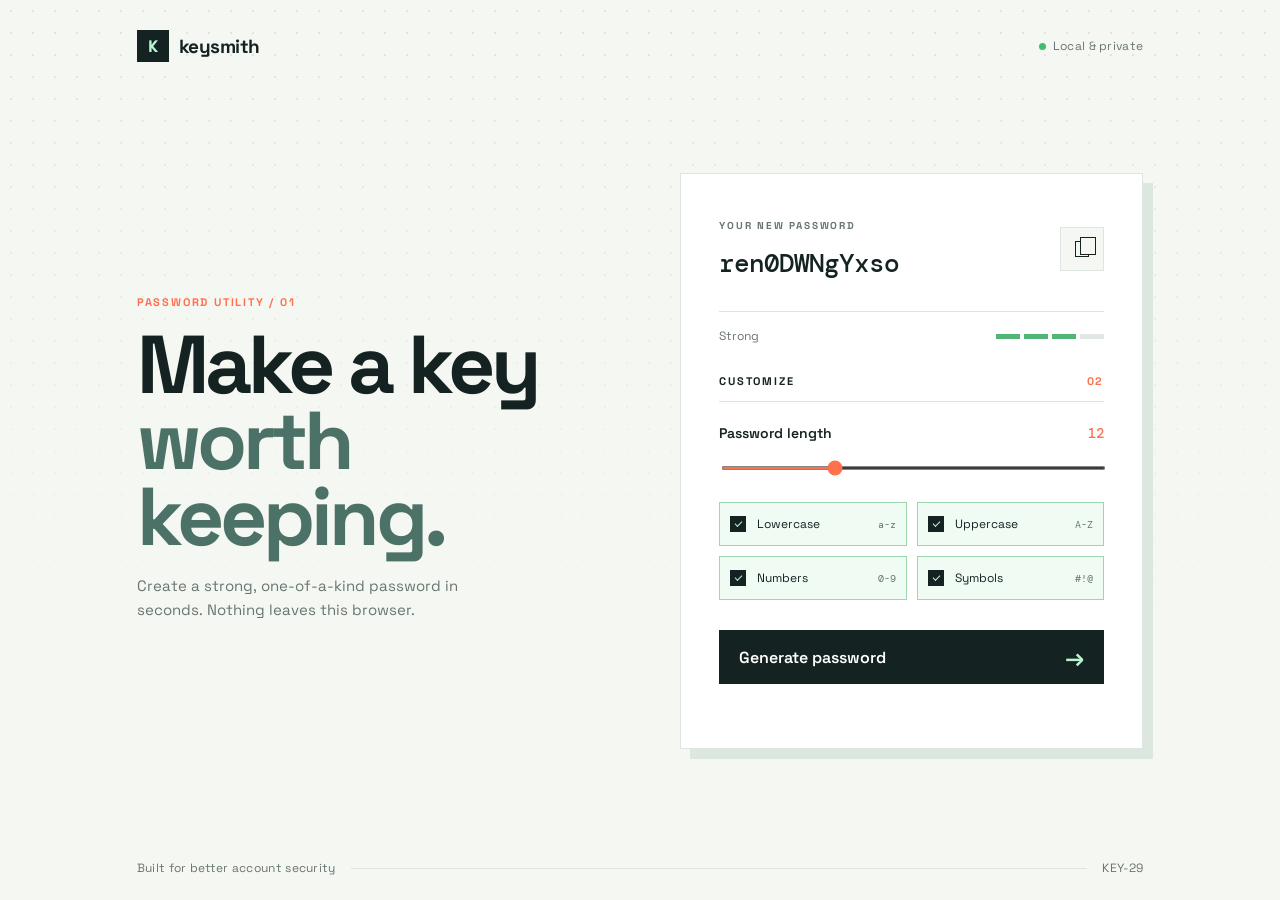
<file: 01-functions-and-array-methods/29-random-password-generator/index.html>
<!DOCTYPE html>
<html lang="en">

<head>
    <meta charset="UTF-8">
    <meta name="viewport" content="width=device-width, initial-scale=1.0">
    <title>Keysmith | Password Generator</title>
    <link rel="preconnect" href="https://fonts.googleapis.com">
    <link rel="preconnect" href="https://fonts.gstatic.com" crossorigin>
    <link
        href="https://fonts.googleapis.com/css2?family=DM+Mono:wght@400;500&family=Space+Grotesk:wght@400;500;600;700&display=swap"
        rel="stylesheet">
    <link rel="stylesheet" href="./style.css">
</head>

<body>
    <main class="app-shell">
        <header class="topbar">
            <a class="brand" href="#" aria-label="Keysmith home">
                <span class="brand-mark">K</span>
                <span>keysmith</span>
            </a>
            <span class="status"><span class="status-dot"></span>Local &amp; private</span>
        </header>

        <section class="generator" aria-labelledby="page-title">
            <div class="intro">
                <p class="eyebrow">Password utility / 01</p>
                <h1 id="page-title">Make a key<br><em>worth keeping.</em></h1>
                <p class="lede">Create a strong, one-of-a-kind password in seconds. Nothing leaves this browser.</p>
            </div>

            <div class="generator-panel">
                <div class="password-output">
                    <div>
                        <span class="output-label">Your new password</span>
                        <output id="password-output" class="password" aria-live="polite">Loading...</output>
                    </div>
                    <button id="copy-button" class="icon-button" type="button" aria-label="Copy password"
                        title="Copy password">
                        <span class="copy-icon" aria-hidden="true"></span>
                    </button>
                </div>
                <div class="strength-row">
                    <span id="strength-label">Excellent</span>
                    <div class="strength-bars" aria-label="Password strength"><i></i><i></i><i></i><i></i></div>
                </div>

                <div class="options">
                    <div class="section-heading"><span>Customize</span><span class="section-number">02</span></div>
                    <label class="length-control" for="length">
                        <span>Password length</span>
                        <output id="length-value">12</output>
                    </label>
                    <input id="length" type="range" min="4" max="32" value="12">

                    <div class="character-grid">
                        <label class="check-option"><input id="lowercase" type="checkbox" checked><span
                                class="checkmark"></span><span>Lowercase</span><small>a-z</small></label>
                        <label class="check-option"><input id="uppercase" type="checkbox" checked><span
                                class="checkmark"></span><span>Uppercase</span><small>A-Z</small></label>
                        <label class="check-option"><input id="numbers" type="checkbox" checked><span
                                class="checkmark"></span><span>Numbers</span><small>0-9</small></label>
                        <label class="check-option"><input id="symbols" type="checkbox" checked><span
                                class="checkmark"></span><span>Symbols</span><small>#!@</small></label>
                    </div>
                </div>

                <button id="generate-button" class="generate-button" type="button">Generate password <span
                        aria-hidden="true">&#8594;</span></button>
                <p id="copy-status" class="copy-status" role="status"></p>
            </div>
        </section>

        <footer class="footer"><span>Built for better account security</span><span
                class="footer-rule"></span><span>KEY-29</span></footer>
    </main>
    <script src="./index.js"></script>
</body>

</html>
</file>
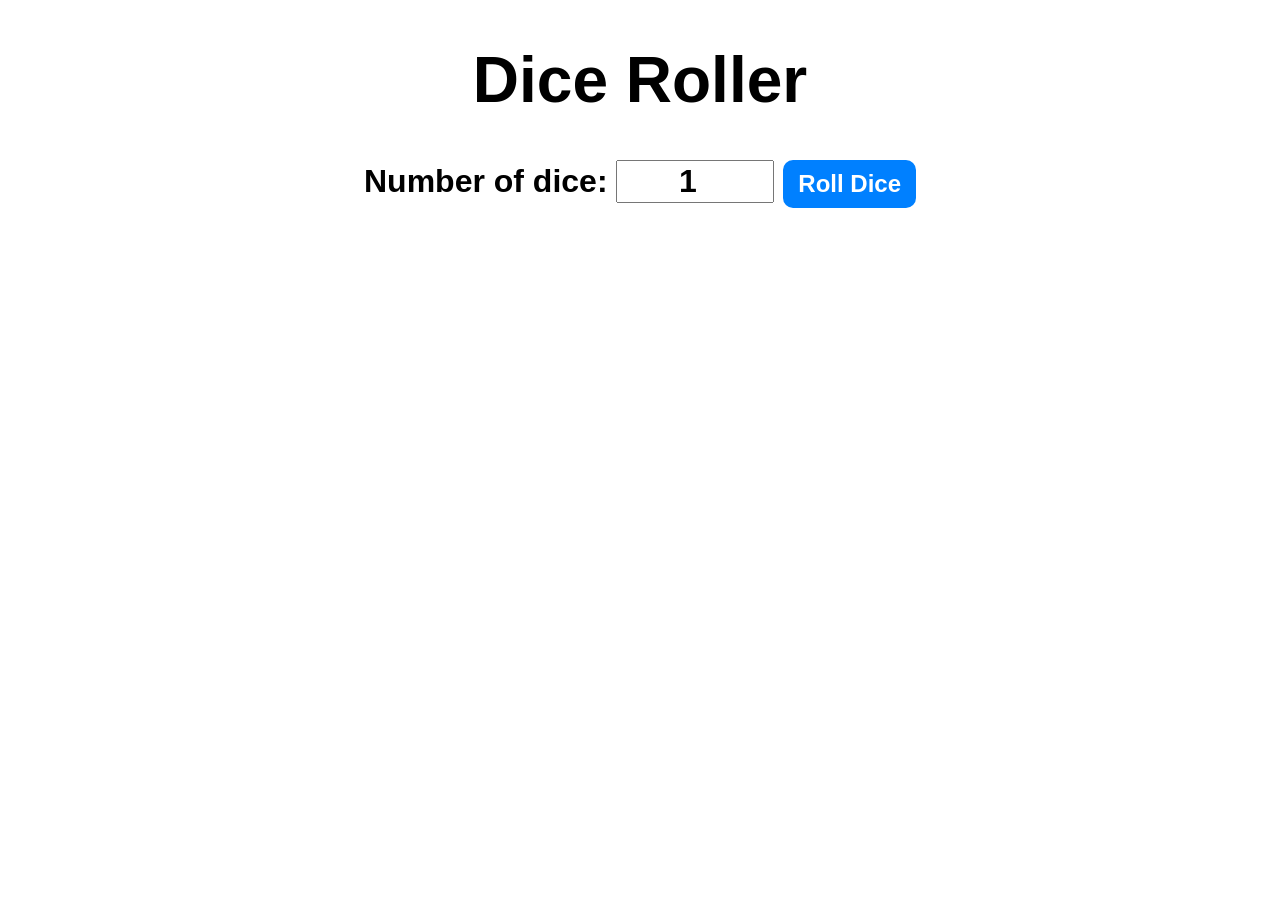
<file: 01-functions-and-array-methods/28-dice-roller/diceRoller.html>
<!DOCTYPE html>
<html lang="en">

<head>
    <meta charset="UTF-8">
    <meta name="viewport" content="width=device-width, initial-scale=1.0">
    <title>Document</title>
    <link rel="stylesheet" href="/01-functions-and-array-methods/28-dice-roller/style.css">
</head>

<body>
    <div id="container">
        <h1>Dice Roller</h1>
        <label>Number of dice: </label>
        <input type="number" value="1" min="1" id="numOfDice">
        <button onclick="rollDice()">Roll Dice</button>
        <div id="diceResult"></div>
        <div id="diceImages"></div>

    </div>
    <script src="script.js"></script>
</body>

</html>
</file>
<file: 01-functions-and-array-methods/29-random-password-generator/style.css>
@import url("https://fonts.googleapis.com/css2?family=DM+Mono:wght@400;500&family=Space+Grotesk:wght@400;500;600;700&display=swap");

:root {
  --ink: #142321;
  --muted: #687571;
  --paper: #f5f7f2;
  --panel: #ffffff;
  --mint: #b9f5d0;
  --orange: #ff704d;
  --line: #dce5de;
}

* {
  box-sizing: border-box;
}
body {
  margin: 0;
  min-width: 320px;
  background: var(--paper);
  color: var(--ink);
  font-family: "Space Grotesk", sans-serif;
}
body::before {
  content: "";
  position: fixed;
  inset: 0;
  pointer-events: none;
  opacity: 0.35;
  background-image: radial-gradient(#b6c8bb 1px, transparent 1px);
  background-size: 22px 22px;
  mask-image: linear-gradient(to bottom, black, transparent 75%);
}
.app-shell {
  position: relative;
  max-width: 1160px;
  min-height: 100vh;
  margin: auto;
  padding: 30px 6vw 24px;
  display: flex;
  flex-direction: column;
}
.topbar,
.footer {
  display: flex;
  align-items: center;
  justify-content: space-between;
}
.brand {
  color: var(--ink);
  display: flex;
  align-items: center;
  gap: 10px;
  text-decoration: none;
  font-weight: 700;
  font-size: 19px;
  letter-spacing: -0.5px;
}
.brand-mark {
  display: grid;
  place-items: center;
  width: 32px;
  height: 32px;
  background: var(--ink);
  color: var(--mint);
  font-family: "DM Mono", monospace;
  font-size: 16px;
}
.status,
.footer {
  color: var(--muted);
  font-size: 12px;
  letter-spacing: 0.3px;
}
.status-dot {
  display: inline-block;
  width: 7px;
  height: 7px;
  border-radius: 50%;
  background: #42bc70;
  margin-right: 7px;
}
.generator {
  display: grid;
  grid-template-columns: 1fr 1.05fr;
  gap: clamp(40px, 8vw, 115px);
  align-items: center;
  flex: 1;
  padding: 70px 0;
}
.eyebrow,
.output-label,
.section-heading,
.section-number {
  color: var(--orange);
  text-transform: uppercase;
  letter-spacing: 1.8px;
  font-size: 11px;
  font-weight: 700;
}
h1 {
  max-width: 470px;
  margin: 18px 0;
  font-size: clamp(48px, 6.5vw, 82px);
  line-height: 0.93;
  letter-spacing: -4px;
}
h1 em {
  color: #4c7167;
  font-style: normal;
}
.lede {
  color: var(--muted);
  max-width: 330px;
  line-height: 1.65;
  font-size: 15px;
}
.generator-panel {
  background: var(--panel);
  box-shadow: 10px 10px 0 #dce8df;
  border: 1px solid var(--line);
  padding: clamp(22px, 4vw, 38px);
}
.password-output {
  min-height: 100px;
  display: flex;
  justify-content: space-between;
  align-items: center;
  gap: 15px;
  padding-bottom: 25px;
  border-bottom: 1px solid var(--line);
}
.output-label {
  display: block;
  margin-bottom: 14px;
  color: var(--muted);
  font-size: 10px;
}
.password {
  display: block;
  color: var(--ink);
  font:
    500 clamp(18px, 2.5vw, 26px) "DM Mono",
    monospace;
  word-break: break-all;
  letter-spacing: -1px;
}
button {
  font: inherit;
  cursor: pointer;
}
.icon-button {
  flex: 0 0 44px;
  width: 44px;
  height: 44px;
  border: 1px solid var(--line);
  background: var(--paper);
  color: var(--ink);
  display: grid;
  place-items: center;
}
.icon-button:hover {
  background: var(--mint);
  border-color: var(--ink);
}
.copy-icon,
.copy-icon::after {
  width: 14px;
  height: 16px;
  border: 1.5px solid currentColor;
  display: block;
}
.copy-icon {
  position: relative;
}
.copy-icon::after {
  content: "";
  position: absolute;
  background: var(--paper);
  left: 4px;
  top: -5px;
}
.strength-row {
  display: flex;
  justify-content: space-between;
  align-items: center;
  padding: 16px 0 30px;
  color: var(--muted);
  font-size: 12px;
}
.strength-bars {
  display: flex;
  gap: 4px;
}
.strength-bars i {
  width: 24px;
  height: 5px;
  background: #e1e8e3;
}
.strength-bars i.active {
  background: #52b477;
}
.section-heading {
  display: flex;
  justify-content: space-between;
  color: var(--ink);
  border-bottom: 1px solid var(--line);
  padding-bottom: 13px;
}
.section-number {
  color: var(--orange);
}
.length-control {
  display: flex;
  justify-content: space-between;
  padding: 22px 0 12px;
  font-size: 14px;
  font-weight: 600;
}
.length-control output {
  font:
    500 14px "DM Mono",
    monospace;
  color: var(--orange);
}
input[type="range"] {
  accent-color: var(--orange);
  width: 100%;
  height: 4px;
}
.character-grid {
  display: grid;
  grid-template-columns: 1fr 1fr;
  gap: 10px;
  margin: 27px 0 30px;
}
.check-option {
  display: grid;
  grid-template-columns: 18px 1fr auto;
  align-items: center;
  gap: 9px;
  min-height: 44px;
  padding: 0 10px;
  border: 1px solid var(--line);
  font-size: 12px;
  cursor: pointer;
}
.check-option:has(input:checked) {
  background: #f0fbf3;
  border-color: #9dd7ae;
}
.check-option input {
  position: absolute;
  opacity: 0;
}
.checkmark {
  width: 16px;
  height: 16px;
  border: 1px solid #a8b7ae;
  position: relative;
}
.check-option input:checked + .checkmark {
  background: var(--ink);
  border-color: var(--ink);
}
.check-option input:checked + .checkmark::after {
  content: "";
  position: absolute;
  width: 6px;
  height: 3px;
  border-left: 1.5px solid var(--mint);
  border-bottom: 1.5px solid var(--mint);
  transform: rotate(-45deg);
  left: 4px;
  top: 4px;
}
.check-option small {
  color: var(--muted);
  font:
    10px "DM Mono",
    monospace;
}
.generate-button {
  width: 100%;
  border: 0;
  background: var(--ink);
  color: white;
  min-height: 54px;
  padding: 0 20px;
  display: flex;
  align-items: center;
  justify-content: space-between;
  font-weight: 600;
}
.generate-button span {
  color: var(--mint);
  font-size: 24px;
  transition: transform 0.2s;
}
.generate-button:hover span {
  transform: translateX(5px);
}
.copy-status {
  min-height: 16px;
  margin: 12px 0 -2px;
  text-align: center;
  color: #3b9b5c;
  font-size: 11px;
}
.footer {
  margin-top: auto;
  gap: 15px;
}
.footer-rule {
  height: 1px;
  background: var(--line);
  flex: 1;
}
@media (max-width: 700px) {
  .app-shell {
    padding: 22px 20px;
  }
  .generator {
    grid-template-columns: 1fr;
    gap: 35px;
    padding: 55px 0 45px;
  }
  .intro {
    padding-right: 20px;
  }
  h1 {
    font-size: 56px;
  }
  .footer {
    font-size: 10px;
  }
}
@media (max-width: 400px) {
  .character-grid {
    grid-template-columns: 1fr;
  }
  .status {
    font-size: 10px;
  }
}
</file>
<file: 01-functions-and-array-methods/28-dice-roller/style.css>
#container{
    font-family: Arial, sans-serif;
    text-align: center;
    font-size: 2rem;
    font-weight: bold;
}
button{
    font-size: 1.5rem;
    padding: 10px 15px;
    border-radius: 10px;
    border: none;
    background-color: hsl(210, 100%, 50%);
    color: white;
    font-weight: bold;
    cursor: pointer;
}
button:hover{
    background-color: hsl(210, 100%, 60%);
}
button:active{
    background-color: hsl(210, 100%, 70%);
}
input{
    font-size: 2rem;
    width: 150px;
    text-align: center;
    font-weight: bold;
}
#diceImages{
    height: 250px;
    justify-content: center;
    display: flex;
}
</file>
